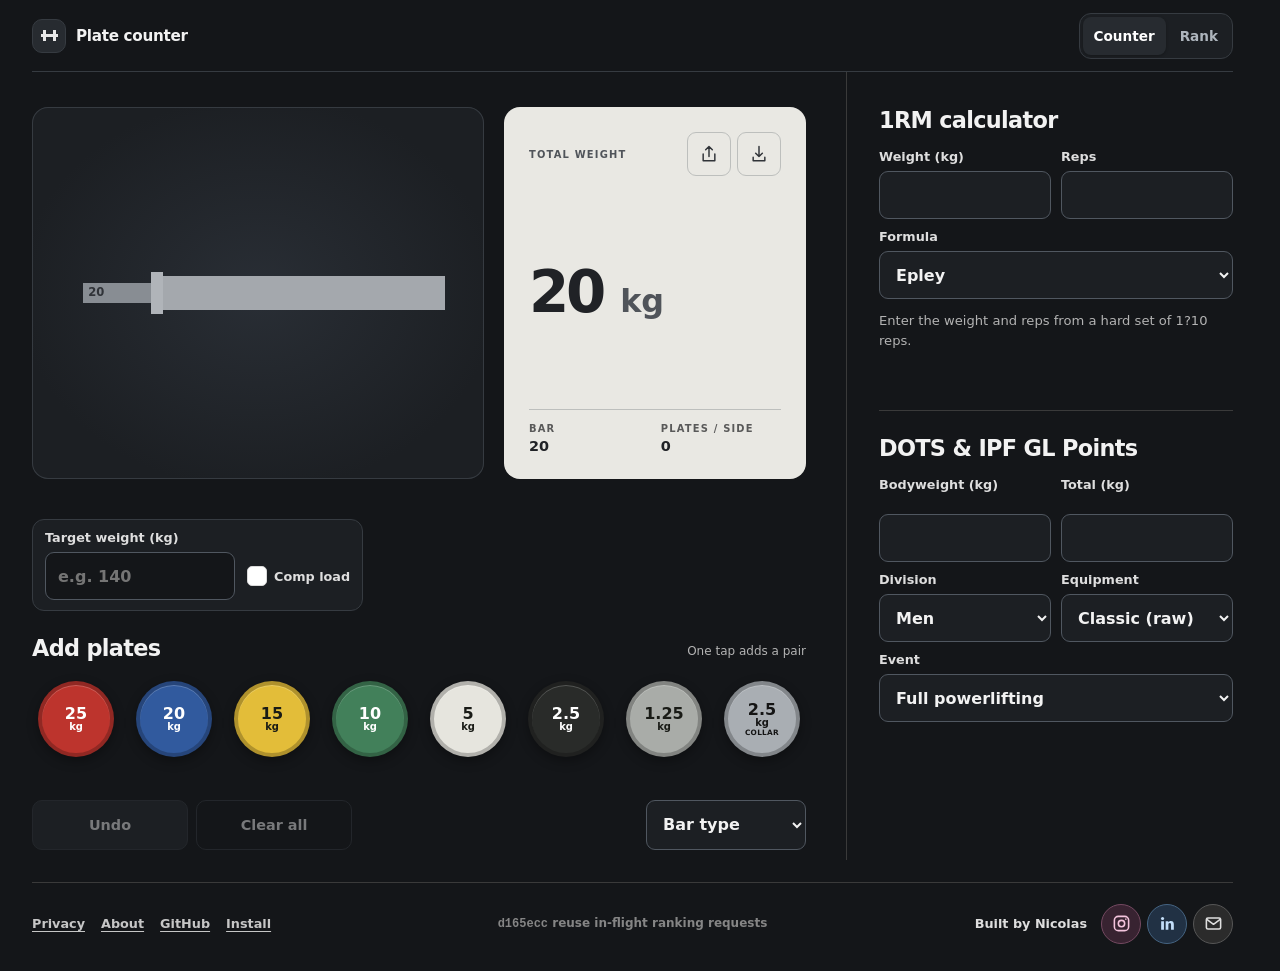
<file: index.html>
﻿<!doctype html>
<html lang="en">
<head>
  <meta charset="utf-8">
  <meta name="viewport" content="width=device-width, initial-scale=1">
  <meta name="theme-color" content="#171717">
  <title>Plate counter</title>
  <link rel="manifest" href="manifest.webmanifest">
  <link rel="stylesheet" href="styles/main.css">
</head>
<body>
  <main>
    <header class="header">
      <div class="brand"><span class="brand-mark" aria-hidden="true"><span></span></span><h1>Plate counter</h1></div>
      <nav class="site-tabs" aria-label="Pages"><a href="index.html" aria-current="page">Counter</a><a href="rank.html">Rank</a></nav>
    </header>
    <div class="app-layout">
    <div class="workspace">
      <section class="visual" aria-label="Barbell viewed from one side">
        <div class="barbell-view">
          <div class="barbell" aria-hidden="true">
            <div class="barbell-shaft"><span id="barbell-weight" class="barbell-weight"></span></div>
            <div class="barbell-shoulder"></div>
            <div class="barbell-sleeve"><div id="plate-stack"></div></div>
          </div>
        </div>
      </section>
      <section class="counter" aria-label="Barbell weight">
        <div class="counter-heading">
          <p>Total weight</p>
          <div class="barbell-actions">
            <button id="share-barbell" type="button" aria-label="Share barbell image by copying to clipboard" title="Copy barbell PNG to clipboard">
              <svg class="share-icon" viewBox="0 0 24 24" aria-hidden="true"><path d="M12 15V3m-4 4 4-4 4 4M5 12v8h14v-8"/></svg>
              <svg class="copied-icon" viewBox="0 0 24 24" aria-hidden="true"><path d="m5 12 4 4L19 6"/></svg>
              <svg class="copy-error-icon" viewBox="0 0 24 24" aria-hidden="true"><path d="m6 6 12 12M18 6 6 18"/></svg>
            </button>
            <button id="download-barbell" type="button" aria-label="Download barbell PNG" title="Download barbell PNG">
              <svg viewBox="0 0 24 24" aria-hidden="true"><path d="M12 3v12m-4-4 4 4 4-4M5 16v4h14v-4"/></svg>
            </button>
          </div>
        </div>
        <p id="share-status" class="sr-only" role="status"></p>
        <div class="total"><span id="total" aria-live="off">20</span> <span class="total-unit">kg</span></div>
        <p id="total-announcement" class="sr-only" aria-live="polite"></p>
        <div class="counter-details"><p><span>BAR</span><strong id="bar-weight">20</strong></p><p><span>PLATES / SIDE</span><strong id="per-side">0</strong></p></div>
      </section>
      <section class="controls" aria-labelledby="plates-title">
        <div class="target-load">
          <div class="target-fields">
            <label for="target-weight">Target weight (kg)<input id="target-weight" type="number" inputmode="decimal" step="any" placeholder="e.g. 140" aria-describedby="target-status"></label>
            <label class="comp-load"><input id="comp-load" type="checkbox"> Comp load</label>
          </div>
          <p id="target-status" role="status"></p>
        </div>
        <div class="controls-heading"><div><h2 id="plates-title">Add plates</h2></div><p>One tap adds a pair</p></div>
        <div id="plate-buttons" class="plate-buttons"></div>
        <div class="plate-actions">
          <div class="actions"><button id="undo" type="button" disabled>Undo</button><button id="clear" type="button" disabled>Clear all</button></div>
          <select id="bar-type" aria-label="Bar type">
            <option value="" selected disabled>Bar type</option>
          </select>
        </div>
      </section>
    </div>
    <aside class="calculators" aria-label="Lifting calculators">
      <section class="calculator" aria-labelledby="one-rm-title">
        <h2 id="one-rm-title">1RM calculator</h2>
        <form id="one-rm-form" class="calculator-inputs">
          <label>Weight (kg)<input name="weight" type="number" min="0" step="any" inputmode="decimal" required></label>
          <label>Reps<input name="reps" type="number" min="1" max="10" step="1" inputmode="numeric" required></label>
          <label class="calculator-wide">Formula
            <select name="formula">
              <option value="epley">Epley</option>
              <option value="brzycki">Brzycki</option>
            </select>
          </label>
        </form>
        <p class="calculator-note">Enter the weight and reps from a hard set of 1?10 reps.</p>
        <output id="one-rm-result" class="calculator-result" aria-live="polite"></output>
      </section>
      <section class="calculator" aria-labelledby="scores-title">
        <h2 id="scores-title">DOTS &amp; IPF GL Points</h2>
        <form id="score-form" class="calculator-inputs">
          <label>Bodyweight (kg)<input name="bodyweight" type="number" min="0" step="any" inputmode="decimal" required></label>
          <label><span id="lift-result-label">Total (kg)</span><input name="liftResult" type="number" min="0" step="any" inputmode="decimal" required></label>
          <label>Division
            <select name="division">
              <option value="men">Men</option>
              <option value="women">Women</option>
            </select>
          </label>
          <label>Equipment
            <select name="equipment">
              <option value="classic">Classic (raw)</option>
              <option value="equipped">Equipped</option>
            </select>
          </label>
          <label class="calculator-wide">Event
            <select name="eventType">
              <option value="full">Full powerlifting</option>
              <option value="bench">Bench press only</option>
            </select>
          </label>
        </form>
        <output id="score-result" class="calculator-result" aria-live="polite"></output>
      </section>
    </aside>
    </div>
    <footer>
      <nav class="footer-pages" aria-label="Site information">
        <a href="privacy.html">Privacy</a>
        <a href="about.html">About</a>
        <a href="https://github.com/kampans/plate-counter">GitHub</a>
        <button id="install-app" class="footer-install" type="button" hidden>Install</button>
      </nav>
      <a class="footer-commit" href="https://github.com/kampans/plate-counter/commit/d165eccd08eb56cf5f79ba65597ac024fa3d75d5"><code>d165ecc</code> reuse in-flight ranking requests</a>
      <div class="footer-credit">
        <span>Built by Nicolas</span>
        <nav class="contact-badges" aria-label="Contact Nicolas">
          <a class="contact-instagram" href="https://www.instagram.com/nicocampan" aria-label="Instagram" title="Instagram">
            <svg viewBox="0 0 24 24" aria-hidden="true" fill="none" stroke="currentColor" stroke-width="2" stroke-linecap="round" stroke-linejoin="round"><rect x="3" y="3" width="18" height="18" rx="5"/><circle cx="12" cy="12" r="4"/><circle cx="17.5" cy="6.5" r="1" fill="currentColor" stroke="none"/></svg>
          </a>
          <a class="contact-linkedin" href="https://www.linkedin.com/feed/" aria-label="LinkedIn" title="LinkedIn">
            <svg viewBox="0 0 24 24" aria-hidden="true" fill="none" stroke="currentColor" stroke-width="2" stroke-linecap="round" stroke-linejoin="round"><path fill="currentColor" stroke="none" d="M4 9h3.5v11H4zm5.7 0H13v1.5c.7-1.1 1.7-1.8 3.3-1.8 3 0 3.7 2 3.7 4.6V20h-3.5v-6c0-1.5-.3-2.5-1.6-2.5-1.4 0-1.8 1.1-1.8 2.5v6H9.7z"/><circle cx="5.75" cy="5.7" r="2" fill="currentColor" stroke="none"/></svg>
          </a>
          <a class="contact-email" href="mailto:nikolas.kampans@gmail.com" aria-label="Email" title="Email">
            <svg viewBox="0 0 24 24" aria-hidden="true" fill="none" stroke="currentColor" stroke-width="2" stroke-linecap="round" stroke-linejoin="round"><rect x="3" y="5" width="18" height="14" rx="2"/><path d="m4 7 8 6 8-6"/></svg>
          </a>
        </nav>
      </div>
    </footer>
    <dialog id="share-reminder" class="site-dialog" aria-labelledby="share-reminder-title" aria-describedby="share-reminder-message">
      <h2 id="share-reminder-title">Share Plate counter?</h2>
      <p id="share-reminder-message">Send the site to a friend who might find it useful.</p>
      <form method="dialog" class="share-reminder-actions">
        <button type="submit" autofocus>Maybe later</button>
        <button id="share-site" type="button">Share site</button>
      </form>
      <label id="share-site-link" hidden>Copy this link<input type="url" readonly></label>
      <p id="share-site-status" role="status"></p>
    </dialog>
    <dialog id="install-help" class="site-dialog" aria-labelledby="install-help-title">
      <h2 id="install-help-title">Install or create a shortcut</h2>
      <p>On desktop Chrome, open the three-dot menu, choose <strong>Cast, save, and share</strong>, then select <strong>Install page as app</strong> or <strong>Create shortcut</strong>.</p>
      <p>On Android, open the Chrome menu and choose <strong>Add to Home screen</strong>.</p>
      <form method="dialog"><button type="submit" autofocus>Done</button></form>
    </dialog>
  </main>
  <script src="src/install.js"></script>
  <script src="src/share-reminder.js"></script>
  <script src="config/plates.js"></script>
  <script src="src/barbell-export.js"></script>
  <script src="src/counter.js"></script>
  <script src="src/calculators/one-rm.js"></script>
  <script src="src/score-formulas.js"></script>
  <script src="src/calculators/scores.js"></script>
  <script src="src/footer-commit.js" defer></script>
</body>
</html>
</file>
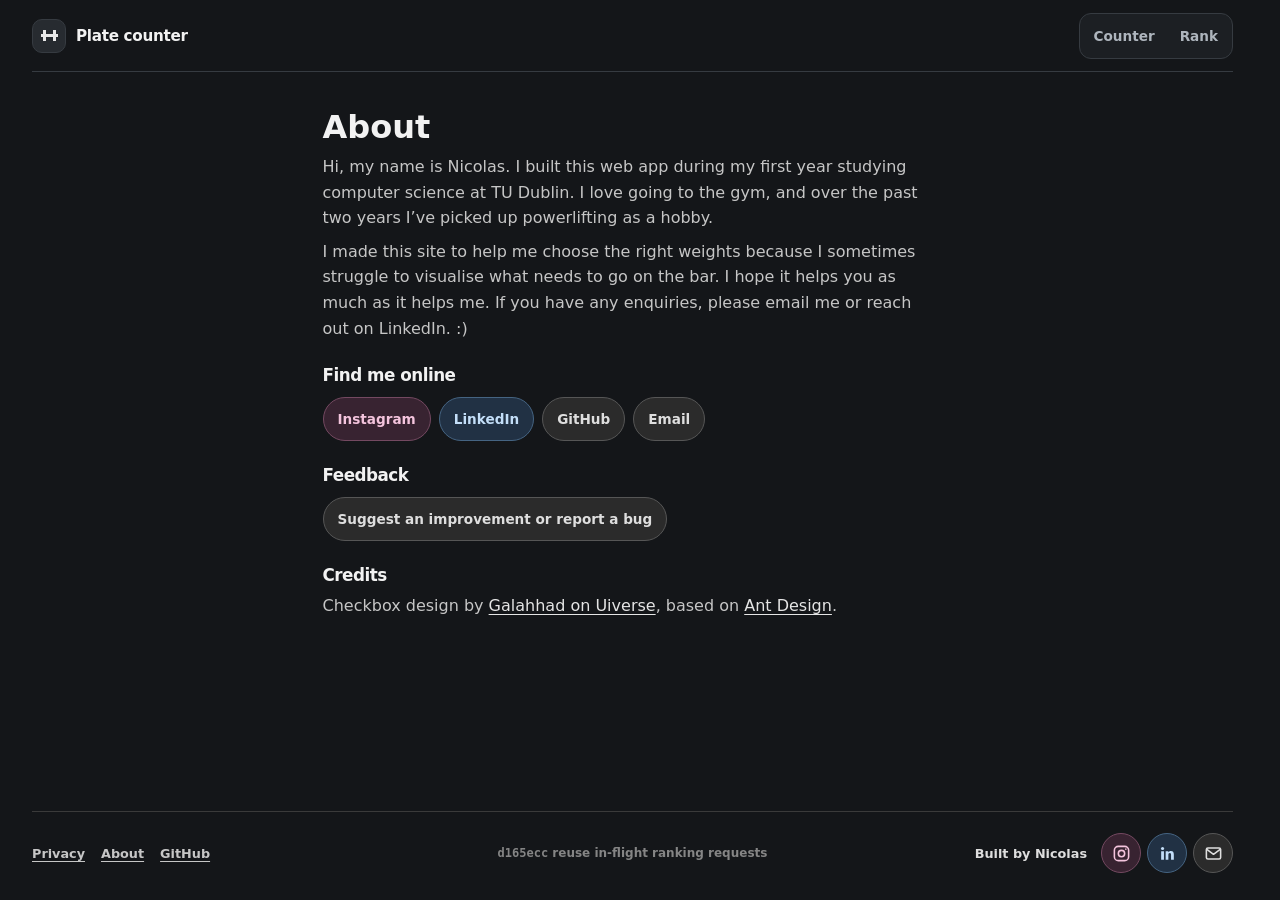
<file: about.html>
<!doctype html>
<html lang="en">
<head>
  <meta charset="utf-8">
  <meta name="viewport" content="width=device-width, initial-scale=1">
  <meta name="theme-color" content="#171717">
  <title>About | Plate counter</title>
  <link rel="manifest" href="manifest.webmanifest">
  <link rel="stylesheet" href="styles/main.css">
</head>
<body>
  <main>
    <header class="header">
      <div class="brand"><span class="brand-mark" aria-hidden="true"><span></span></span><span class="brand-title">Plate counter</span></div>
      <nav class="site-tabs" aria-label="Pages"><a href="index.html">Counter</a><a href="rank.html">Rank</a></nav>
    </header>
    <article class="about-page">
      <h1>About</h1>
      <p>Hi, my name is Nicolas. I built this web app during my first year studying computer science at TU Dublin. I love going to the gym, and over the past two years I’ve picked up powerlifting as a hobby. </p>
      <p>I made this site to help me choose the right weights because I sometimes struggle to visualise what needs to go on the bar. I hope it helps you as much as it helps me. If you have any enquiries, please email me or reach out on LinkedIn. :)</p>
      <h2 id="about-contact">Find me online</h2>
      <nav class="about-links" aria-labelledby="about-contact">
        <a class="contact-instagram" href="https://www.instagram.com/nicocampan">Instagram</a>
        <a class="contact-linkedin" href="https://www.linkedin.com/in/nicolascampan">LinkedIn</a>
        <a class="contact-email" href="https://github.com/kampans">GitHub</a>
        <a class="contact-email" href="mailto:nikolas.kampans@gmail.com">Email</a>
      </nav>
      <h2>Feedback</h2>
      <div class="about-links">
        <a class="contact-email" href="https://docs.google.com/forms/d/e/1FAIpQLSfRyyye_GICekKKleG2DC7T5u3QNKxMKjuFU6dAotPqNmPu5g/viewform?usp=dialog">Suggest an improvement or report a bug</a>
      </div>
      <h2>Credits</h2>
      <p>Checkbox design by <a href="https://uiverse.io/Galahhad/sweet-ape-100">Galahhad on Uiverse</a>, based on <a href="https://ant.design/components/checkbox">Ant Design</a>.</p>
    </article>
    <footer>
      <nav class="footer-pages" aria-label="Site information">
        <a href="privacy.html">Privacy</a>
        <a href="about.html" aria-current="page">About</a>
        <a href="https://github.com/kampans/plate-counter">GitHub</a>
      </nav>
      <a class="footer-commit" href="https://github.com/kampans/plate-counter/commit/d165eccd08eb56cf5f79ba65597ac024fa3d75d5"><code>d165ecc</code> reuse in-flight ranking requests</a>
      <div class="footer-credit">
        <span>Built by Nicolas</span>
        <nav class="contact-badges" aria-label="Contact Nicolas">
          <a class="contact-instagram" href="https://www.instagram.com/nicocampan" aria-label="Instagram" title="Instagram">
            <svg viewBox="0 0 24 24" aria-hidden="true" fill="none" stroke="currentColor" stroke-width="2" stroke-linecap="round" stroke-linejoin="round"><rect x="3" y="3" width="18" height="18" rx="5"/><circle cx="12" cy="12" r="4"/><circle cx="17.5" cy="6.5" r="1" fill="currentColor" stroke="none"/></svg>
          </a>
          <a class="contact-linkedin" href="https://www.linkedin.com/in/nicolascampan" aria-label="LinkedIn" title="LinkedIn">
            <svg viewBox="0 0 24 24" aria-hidden="true" fill="none" stroke="currentColor" stroke-width="2" stroke-linecap="round" stroke-linejoin="round"><path fill="currentColor" stroke="none" d="M4 9h3.5v11H4zm5.7 0H13v1.5c.7-1.1 1.7-1.8 3.3-1.8 3 0 3.7 2 3.7 4.6V20h-3.5v-6c0-1.5-.3-2.5-1.6-2.5-1.4 0-1.8 1.1-1.8 2.5v6H9.7z"/><circle cx="5.75" cy="5.7" r="2" fill="currentColor" stroke="none"/></svg>
          </a>
          <a class="contact-email" href="mailto:nikolas.kampans@gmail.com" aria-label="Email" title="Email">
            <svg viewBox="0 0 24 24" aria-hidden="true" fill="none" stroke="currentColor" stroke-width="2" stroke-linecap="round" stroke-linejoin="round"><rect x="3" y="5" width="18" height="14" rx="2"/><path d="m4 7 8 6 8-6"/></svg>
          </a>
        </nav>
      </div>
    </footer>
  </main>
  <script src="src/footer-commit.js" defer></script>
</body>
</html>
</file>
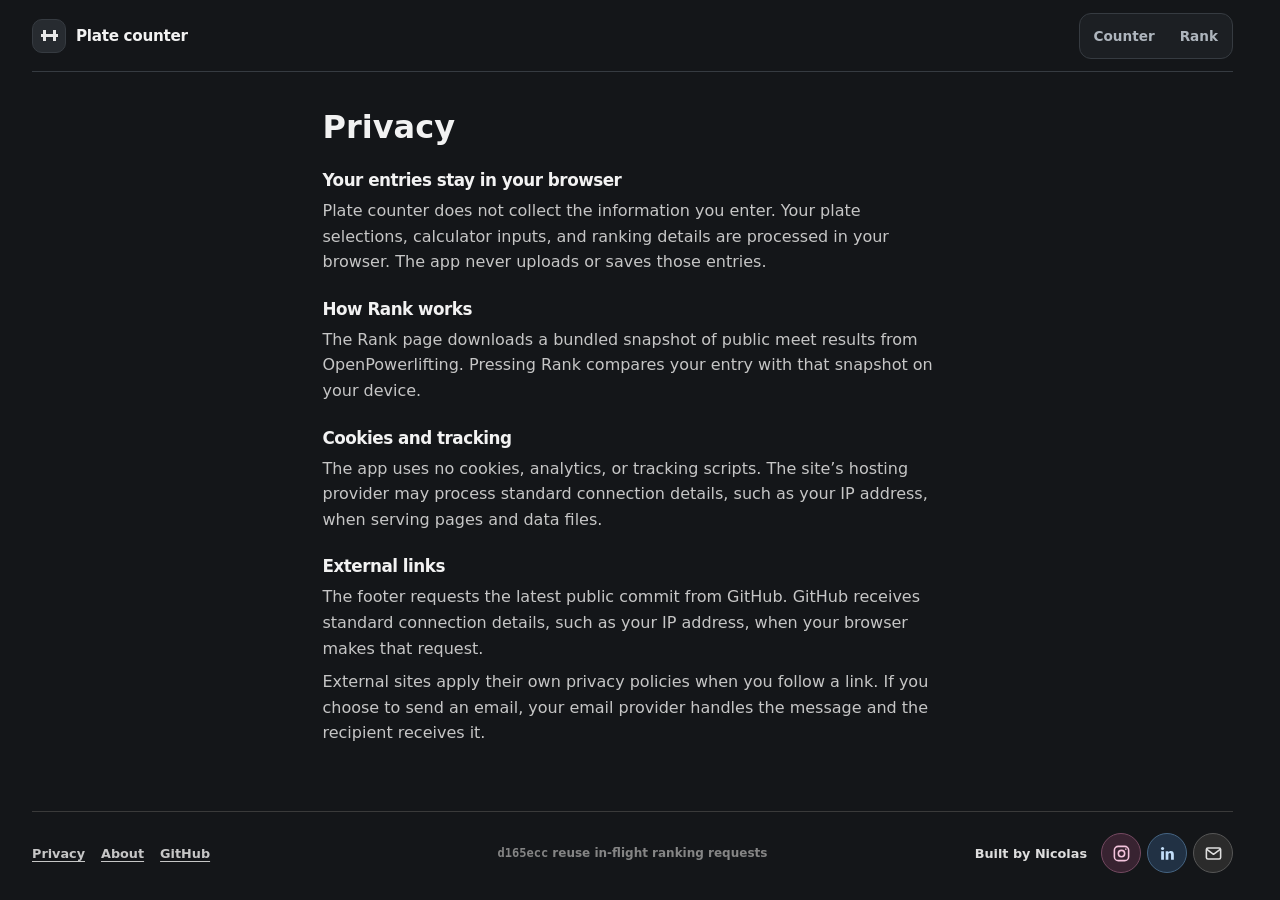
<file: privacy.html>
<!doctype html>
<html lang="en">
<head>
  <meta charset="utf-8">
  <meta name="viewport" content="width=device-width, initial-scale=1">
  <meta name="theme-color" content="#171717">
  <title>Privacy | Plate counter</title>
  <link rel="manifest" href="manifest.webmanifest">
  <link rel="stylesheet" href="styles/main.css">
</head>
<body>
  <main>
    <header class="header">
      <div class="brand"><span class="brand-mark" aria-hidden="true"><span></span></span><span class="brand-title">Plate counter</span></div>
      <nav class="site-tabs" aria-label="Pages"><a href="index.html">Counter</a><a href="rank.html">Rank</a></nav>
    </header>
    <article class="privacy-page">
      <h1>Privacy</h1>
      <h2>Your entries stay in your browser</h2>
      <p>Plate counter does not collect the information you enter. Your plate selections, calculator inputs, and ranking details are processed in your browser. The app never uploads or saves those entries.</p>
      <h2>How Rank works</h2>
      <p>The Rank page downloads a bundled snapshot of public meet results from OpenPowerlifting. Pressing Rank compares your entry with that snapshot on your device.</p>
      <h2>Cookies and tracking</h2>
      <p>The app uses no cookies, analytics, or tracking scripts. The site’s hosting provider may process standard connection details, such as your IP address, when serving pages and data files.</p>
      <h2>External links</h2>
      <p>The footer requests the latest public commit from GitHub. GitHub receives standard connection details, such as your IP address, when your browser makes that request.</p>
      <p>External sites apply their own privacy policies when you follow a link. If you choose to send an email, your email provider handles the message and the recipient receives it.</p>
    </article>
    <footer>
      <nav class="footer-pages" aria-label="Site information">
        <a href="privacy.html" aria-current="page">Privacy</a>
        <a href="about.html">About</a>
        <a href="https://github.com/kampans/plate-counter">GitHub</a>
      </nav>
      <a class="footer-commit" href="https://github.com/kampans/plate-counter/commit/d165eccd08eb56cf5f79ba65597ac024fa3d75d5"><code>d165ecc</code> reuse in-flight ranking requests</a>
      <div class="footer-credit">
        <span>Built by Nicolas</span>
        <nav class="contact-badges" aria-label="Contact Nicolas">
          <a class="contact-instagram" href="https://www.instagram.com/nicocampan" aria-label="Instagram" title="Instagram">
            <svg viewBox="0 0 24 24" aria-hidden="true" fill="none" stroke="currentColor" stroke-width="2" stroke-linecap="round" stroke-linejoin="round"><rect x="3" y="3" width="18" height="18" rx="5"/><circle cx="12" cy="12" r="4"/><circle cx="17.5" cy="6.5" r="1" fill="currentColor" stroke="none"/></svg>
          </a>
          <a class="contact-linkedin" href="https://www.linkedin.com/feed/" aria-label="LinkedIn" title="LinkedIn">
            <svg viewBox="0 0 24 24" aria-hidden="true" fill="none" stroke="currentColor" stroke-width="2" stroke-linecap="round" stroke-linejoin="round"><path fill="currentColor" stroke="none" d="M4 9h3.5v11H4zm5.7 0H13v1.5c.7-1.1 1.7-1.8 3.3-1.8 3 0 3.7 2 3.7 4.6V20h-3.5v-6c0-1.5-.3-2.5-1.6-2.5-1.4 0-1.8 1.1-1.8 2.5v6H9.7z"/><circle cx="5.75" cy="5.7" r="2" fill="currentColor" stroke="none"/></svg>
          </a>
          <a class="contact-email" href="mailto:nikolas.kampans@gmail.com" aria-label="Email" title="Email">
            <svg viewBox="0 0 24 24" aria-hidden="true" fill="none" stroke="currentColor" stroke-width="2" stroke-linecap="round" stroke-linejoin="round"><rect x="3" y="5" width="18" height="14" rx="2"/><path d="m4 7 8 6 8-6"/></svg>
          </a>
        </nav>
      </div>
    </footer>
  </main>
  <script src="src/footer-commit.js" defer></script>
</body>
</html>
</file>
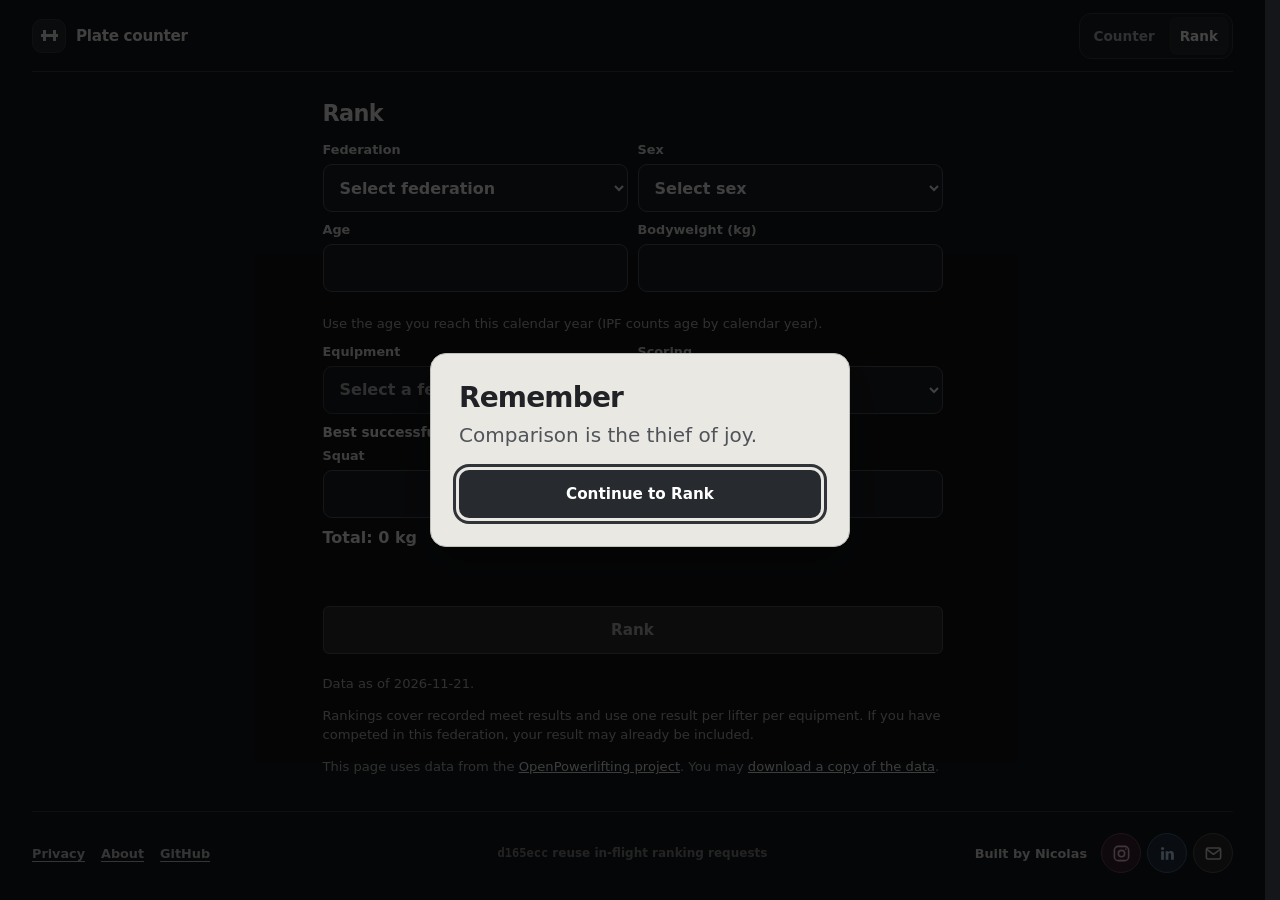
<file: rank.html>
﻿<!doctype html>
<html lang="en">
<head>
  <meta charset="utf-8">
  <meta name="viewport" content="width=device-width, initial-scale=1">
  <meta name="theme-color" content="#171717">
  <title>Rank | Plate counter</title>
  <link rel="manifest" href="manifest.webmanifest">
  <link rel="stylesheet" href="styles/main.css">
</head>
<body>
  <main>
    <header class="header">
      <div class="brand"><span class="brand-mark" aria-hidden="true"><span></span></span><h1>Plate counter</h1></div>
      <nav class="site-tabs" aria-label="Pages"><a href="index.html">Counter</a><a href="rank.html" aria-current="page">Rank</a></nav>
    </header>
    <dialog id="rank-reminder" class="site-dialog" aria-labelledby="rank-reminder-title" aria-describedby="rank-reminder-message">
      <h2 id="rank-reminder-title">Remember</h2>
      <p id="rank-reminder-message">Comparison is the thief of joy.</p>
      <form method="dialog">
        <button type="submit" autofocus>Continue to Rank</button>
      </form>
    </dialog>
    <section class="ranking-page" aria-labelledby="rank-title">
      <h2 id="rank-title">Rank</h2>
      <form id="rank-form" class="calculator-inputs" novalidate>
        <label>Federation<select name="federation" required disabled><option value="">Loading federations…</option></select></label>
        <label>Sex<select name="sex" required><option value="">Select sex</option><option value="M">Men</option><option value="F">Women</option></select></label>
        <label>Age<input name="age" type="number" inputmode="numeric" min="14" max="99" step="1" required aria-describedby="rank-age-help"></label>
        <label>Bodyweight (kg)<input name="bodyweight" type="number" inputmode="decimal" min="35" max="250" step="any" required></label>
        <p id="rank-age-help" class="calculator-note calculator-wide">Use the age you reach this calendar year (IPF counts age by calendar year).</p>
        <label>Equipment<select name="equipment" required disabled><option value="">Select a federation</option></select></label>
        <label>Scoring
          <select name="scoring">
            <option value="dots">DOTS</option>
            <option value="gl" disabled>IPF GL Points</option>
          </select>
        </label>
        <div id="rank-age-options" class="rank-age-options calculator-wide" hidden>
          <label>Age category<select name="category"><option value="">Use entered age</option></select></label>
          <label class="comp-load"><input name="allAges" type="checkbox"> Compare to all ages</label>
        </div>
        <p id="rank-age-coverage" class="calculator-note calculator-wide" hidden>This federation has limited age data. Ranking compares all ages.</p>
        <fieldset class="rank-lifts calculator-wide">
          <legend>Best successful lifts (kg)</legend>
          <label>Squat<input name="squat" type="number" inputmode="decimal" min="0.5" max="600" step="0.5" required></label>
          <label>Bench press<input name="bench" type="number" inputmode="decimal" min="0.5" max="450" step="0.5" required></label>
          <label>Deadlift<input name="deadlift" type="number" inputmode="decimal" min="0.5" max="500" step="0.5" required></label>
        </fieldset>
        <output id="rank-total" class="rank-live-total calculator-wide">Total: 0 kg</output>
        <p id="rank-status" class="rank-status calculator-note calculator-wide" role="status"></p>
        <button id="rank-submit" class="rank-submit calculator-wide" type="submit" disabled>Rank</button>
      </form>
      <div id="rank-results" class="rank-results" aria-live="polite"></div>
      <p id="rank-data-date" class="calculator-note"></p>
      <p class="calculator-note">Rankings cover recorded meet results and use one result per lifter per equipment. If you have competed in this federation, your result may already be included.</p>
      <p class="calculator-note rank-attribution">This page uses data from the <a href="https://www.openpowerlifting.org">OpenPowerlifting project</a>. You may <a href="https://gitlab.com/openpowerlifting/opl-data">download a copy of the data</a>.</p>
    </section>
    <footer>
      <nav class="footer-pages" aria-label="Site information">
        <a href="privacy.html">Privacy</a>
        <a href="about.html">About</a>
        <a href="https://github.com/kampans/plate-counter">GitHub</a>
      </nav>
      <a class="footer-commit" href="https://github.com/kampans/plate-counter/commit/d165eccd08eb56cf5f79ba65597ac024fa3d75d5"><code>d165ecc</code> reuse in-flight ranking requests</a>
      <div class="footer-credit">
        <span>Built by Nicolas</span>
        <nav class="contact-badges" aria-label="Contact Nicolas">
          <a class="contact-instagram" href="https://www.instagram.com/nicocampan" aria-label="Instagram" title="Instagram">
            <svg viewBox="0 0 24 24" aria-hidden="true" fill="none" stroke="currentColor" stroke-width="2" stroke-linecap="round" stroke-linejoin="round"><rect x="3" y="3" width="18" height="18" rx="5"/><circle cx="12" cy="12" r="4"/><circle cx="17.5" cy="6.5" r="1" fill="currentColor" stroke="none"/></svg>
          </a>
          <a class="contact-linkedin" href="https://www.linkedin.com/feed/" aria-label="LinkedIn" title="LinkedIn">
            <svg viewBox="0 0 24 24" aria-hidden="true" fill="none" stroke="currentColor" stroke-width="2" stroke-linecap="round" stroke-linejoin="round"><path fill="currentColor" stroke="none" d="M4 9h3.5v11H4zm5.7 0H13v1.5c.7-1.1 1.7-1.8 3.3-1.8 3 0 3.7 2 3.7 4.6V20h-3.5v-6c0-1.5-.3-2.5-1.6-2.5-1.4 0-1.8 1.1-1.8 2.5v6H9.7z"/><circle cx="5.75" cy="5.7" r="2" fill="currentColor" stroke="none"/></svg>
          </a>
          <a class="contact-email" href="mailto:nikolas.kampans@gmail.com" aria-label="Email" title="Email">
            <svg viewBox="0 0 24 24" aria-hidden="true" fill="none" stroke="currentColor" stroke-width="2" stroke-linecap="round" stroke-linejoin="round"><rect x="3" y="5" width="18" height="14" rx="2"/><path d="m4 7 8 6 8-6"/></svg>
          </a>
        </nav>
      </div>
    </footer>
  </main>
  <script src="config/plates.js"></script>
  <script src="src/score-formulas.js"></script>
  <script src="src/ranking/core.js"></script>
  <script src="src/ranking/ui.js"></script>
  <script src="src/footer-commit.js" defer></script>
</body>
</html>
</file>
<file: styles/main.css>
﻿/* Plate counter: mobile-first, with a quiet monochrome interface. */
*, *::before, *::after { box-sizing: border-box; }
:root {
  --page: #141619;
  --surface: #1c1f23;
  --surface-raised: #272b30;
  --line: #363b41;
  --muted: #aeb5bd;
  --panel-radius: 16px;
  font-family: system-ui, -apple-system, BlinkMacSystemFont, "Segoe UI", sans-serif;
  color: #f2f2f2;
  background: var(--page);
}
html { scrollbar-gutter: stable; }
body { margin: 0; min-height: 100dvh; -webkit-tap-highlight-color: transparent; }
main { display: flex; flex-direction: column; width: min(100% - 32px, 1000px); min-height: 100dvh; margin: 0 auto; }
.header { min-height: 72px; display: flex; justify-content: space-between; align-items: center; border-bottom: 1px solid var(--line); }
.site-tabs { display: flex; gap: 3px; padding: 3px; border: 1px solid var(--line); border-radius: 12px; background: var(--surface); }
.site-tabs a { display: flex; align-items: center; min-height: 38px; padding: 0 11px; border-radius: 8px; color: var(--muted); font-size: .85rem; font-weight: 700; text-decoration: none; }
.site-tabs a:hover { color: #fff; }
.site-tabs a[aria-current="page"] { color: #fff; background: var(--surface-raised); box-shadow: 0 1px 3px #0004; }
.site-tabs a:focus-visible { outline: 3px solid #f2f2f2; outline-offset: 2px; }
.brand { display: flex; align-items: center; gap: 10px; }
.brand-mark { width: 34px; height: 34px; display: grid; place-items: center; border: 1px solid var(--line); border-radius: 10px; background: var(--surface-raised); }
.brand-mark span { width: 13px; height: 11px; border-left: 3px solid #e8e8e8; border-right: 3px solid #e8e8e8; position: relative; }
.brand-mark span::after { content: ""; position: absolute; top: 4px; left: -5px; width: 17px; height: 3px; background: #e8e8e8; }
.brand :is(h1, .brand-title) { margin: 0; font-size: .95rem; font-weight: 750; letter-spacing: -.02em; }
.header-note, .visual-heading, .eyebrow, .counter-heading, .counter-details span, footer { font-size: .62rem; letter-spacing: .12em; font-weight: 700; }
.header-note { color: #999999; }
.workspace { padding-top: 23px; }
.visual { min-width: 0; }
.barbell-actions {
  display: flex;
  gap: 6px;
}
.barbell-actions button {
  display: grid;
  place-items: center;
  width: 44px;
  height: 44px;
  padding: 0;
  border: 1px solid #bdbfbd;
  border-radius: 9px;
  background: transparent;
  color: #303338;
  cursor: pointer;
}
.barbell-actions button:hover { background: #dbdcd6; }
.barbell-actions button:focus-visible { outline-color: #303338; }
.barbell-actions button:disabled { opacity: .65; cursor: wait; }
.barbell-actions svg { width: 20px; height: 20px; fill: none; stroke: currentColor; stroke-width: 1.75; stroke-linecap: round; stroke-linejoin: round; }
#share-barbell .copied-icon, #share-barbell .copy-error-icon,
#share-barbell[data-feedback] .share-icon { display: none; }
#share-barbell[data-feedback="copied"] .copied-icon,
#share-barbell[data-feedback="error"] .copy-error-icon { display: block; }
.visual-heading { display: flex; justify-content: space-between; color: #b0b0b0; }
.visual-heading span:last-child { color: #7a7a7a; }
.barbell-view {
  --barbell-height: clamp(314px, 68vw + 64px, 404px);
  --max-plate-scale: .56px;
  container-type: inline-size;
  height: var(--barbell-height);
  overflow: auto hidden;
  border-radius: var(--panel-radius);
  background: radial-gradient(ellipse at center, #292e35, var(--surface) 75%);
  box-shadow: inset 0 0 0 1px var(--line);
}
.barbell {
  --shaft-width: clamp(36px, 15cqw, 105px);
  --shoulder-width: 12px;
  --plate-scale: clamp(.42px, calc((100cqw - var(--shaft-width) - var(--shoulder-width)) / 415), var(--max-plate-scale));
  --sleeve-length: calc(415 * var(--plate-scale));
  display: flex;
  align-items: center;
  width: max-content;
  margin-inline: auto;
  height: var(--barbell-height);
}
.barbell-shaft { display: flex; align-items: center; flex: 0 0 auto; width: var(--shaft-width); height: calc(29 * var(--plate-scale)); padding-inline-start: 5px; background: #888d93; }
.barbell-weight { color: #303338; font-size: .725rem; font-weight: 700; line-height: 1; font-variant-numeric: tabular-nums; }
.barbell-shoulder { flex: 0 0 var(--shoulder-width); height: calc(62 * var(--plate-scale)); background: #b0b4b9; }
.barbell-sleeve { position: relative; flex: 0 0 auto; width: var(--sleeve-length); }
.barbell-sleeve::before {
  content: "";
  position: absolute;
  top: 50%;
  left: 0;
  width: var(--sleeve-length);
  height: calc(50 * var(--plate-scale));
  transform: translateY(-50%);
  background: #a4a8ad;
}
#plate-stack { position: relative; display: flex; align-items: center; }
.plate-profile {
  flex: none;
  width: calc(var(--thickness) * var(--plate-scale));
  height: calc(var(--diameter) * var(--plate-scale));
  border-radius: 2px;
  background: var(--plate-color);
}
.plate-profile:not(.collar-profile) {
  position: relative;
  display: grid;
  place-items: center;
  width: calc(var(--thickness) * var(--plate-scale) * 1.16);
  min-width: max-content;
  height: calc(var(--diameter) * var(--plate-scale) * 1.16);
  border: 1px solid #000;
}
.plate-weight {
  padding-inline: .5px;
  font: 700 15px/1 system-ui, sans-serif;
  white-space: nowrap;
  opacity: .8;
}
.plate-weight-stacked { writing-mode: vertical-rl; text-orientation: upright; }
.plate-number {
  position: absolute;
  bottom: 2px;
  left: 50%;
  transform: translateX(-50%);
  writing-mode: vertical-rl;
  text-orientation: upright;
  font: 700 8px/1 system-ui, sans-serif;
}
.collar-profile {
  position: relative;
  border-radius: 1px;
  background: #93999f;
  box-shadow: inset -3px 0 #747b82;
}
.collar-profile::before {
  content: "";
  position: absolute;
  bottom: 100%;
  left: 25%;
  width: 50%;
  height: calc(17 * var(--plate-scale));
  border-radius: 1px 1px 0 0;
  background: #747b82;
}
.counter { container-type: inline-size; margin-block-start: 24px; background: #e9e8e3; color: #202226; border-radius: var(--panel-radius); padding: 20px; }
.counter-heading { display: flex; align-items: center; justify-content: space-between; gap: 8px; color: #50545a; text-transform: uppercase; }
.counter-heading p { margin: 0; }
.total { margin: 4px 0 15px; min-block-size: 1lh; font-size: min(19cqi, 5rem); font-weight: 750; line-height: 1; letter-spacing: -.055em; font-variant-numeric: tabular-nums; white-space: nowrap; }
.total-unit { color: #50545a; font-size: .55em; font-weight: 650; letter-spacing: 0; }
.counter-details { display: grid; grid-template-columns: 1fr 1fr; gap: 12px; border-top: 1px solid #bdbfbd; padding-top: 13px; }
.counter-details p { margin: 0; display: flex; flex-direction: column; gap: 4px; }
.counter-details span { color: #595959; }
.counter-details strong { font-size: .9rem; }
.controls { padding: 30px 0 28px; }
.target-load { margin-bottom: 24px; padding: 10px 12px; border: 1px solid var(--line); border-radius: 12px; background: var(--surface); }
.target-fields { display: flex; flex-wrap: wrap; align-items: end; gap: 12px; }
.target-fields > label:first-child { display: grid; flex: 1 1 120px; max-width: 190px; min-width: 0; gap: 7px; color: #dedede; font-size: .8rem; font-weight: 650; }
.comp-load { display: flex; align-items: center; gap: 7px; min-height: 48px; color: #dedede; font-size: .8rem; font-weight: 650; cursor: pointer; }
/* Adapted from Galahhad on Uiverse, based on Ant Design. See LICENSE.
   https://uiverse.io/Galahhad/sweet-ape-100 */
input[type="checkbox"] {
  --checkbox-blue: #1677ff;
  appearance: none;
  position: relative;
  flex: none;
  width: 20px;
  height: 20px;
  margin: 0;
  border: 1px solid #d9d9d9;
  border-radius: 5px;
  background: #fff;
  cursor: pointer;
  transition: background-color .3s, border-color .3s;
}
input[type="checkbox"]::before {
  content: "";
  position: absolute;
  top: 40%;
  left: 50%;
  width: 4px;
  height: 7px;
  border-right: 2px solid #fff;
  border-bottom: 2px solid #fff;
  transform: translate(-50%, -50%) rotate(45deg) scale(0);
  opacity: 0;
  transition: transform .1s cubic-bezier(.71, -.46, .88, .6), opacity .1s;
}
input[type="checkbox"]::after {
  content: "";
  position: absolute;
  inset: 0;
  border-radius: inherit;
  box-shadow: 0 0 0 8px var(--checkbox-blue);
  opacity: 0;
  transition: box-shadow .5s cubic-bezier(.12, .4, .29, 1.46), opacity .5s;
}
input[type="checkbox"]:hover { border-color: var(--checkbox-blue); }
input[type="checkbox"]:checked { background: var(--checkbox-blue); border-color: transparent; }
input[type="checkbox"]:checked::before {
  transform: translate(-50%, -50%) rotate(45deg) scale(1.2);
  opacity: 1;
  transition: transform .2s cubic-bezier(.12, .4, .29, 1.46) .1s, opacity .2s .1s;
}
input[type="checkbox"]:active:not(:checked)::after { box-shadow: none; opacity: 1; transition: none; }
input[type="checkbox"]:focus-visible { outline: 2px solid #fff; outline-offset: 3px; }
@media (prefers-reduced-motion: reduce) {
  input[type="checkbox"], input[type="checkbox"]::before, input[type="checkbox"]::after,
  input[type="checkbox"]:checked::before { transition: none; }
}
@media (forced-colors: active) {
  input[type="checkbox"] { appearance: auto; }
  input[type="checkbox"]::before, input[type="checkbox"]::after { content: none; }
}
#target-status { margin: 6px 0 0; color: var(--muted); font-size: .8rem; line-height: 1.4; }
#target-status:empty { margin: 0; }
.controls-heading { display: flex; align-items: end; justify-content: space-between; gap: 8px; margin-bottom: 20px; }
.eyebrow { margin: 0 0 5px; color: #a7a7a7; }
h2 { margin: 0; font-size: 1.4rem; letter-spacing: -.03em; }
.controls-heading > p { margin: 0 0 3px; font-size: .75rem; color: #b3b3b3; text-align: right; }
.plate-buttons { display: grid; grid-template-columns: repeat(4, minmax(0, 1fr)); gap: 16px 7px; }
.plate-choice { display: flex; flex-direction: column; align-items: center; gap: 7px; min-width: 0; }
.plate-button { width: min(100%, 72px); min-width: 48px; min-height: 48px; aspect-ratio: 1; border-radius: 50%; border: 4px solid rgba(0,0,0,.23); box-shadow: inset 0 1px 0 rgba(255,255,255,.2), 0 4px 12px #0005; background: var(--plate-color); color: var(--plate-text); font: 750 1rem/1.1 system-ui, sans-serif; cursor: pointer; display: flex; flex-direction: column; align-items: center; justify-content: center; transition: transform .12s; }
.plate-button small { font-size: .62rem; font-weight: 650; }
.collar-button {
  color: #141414;
  background: #a9aeb3;
}
.collar-tag { font-size: .46rem; font-weight: 800; letter-spacing: .04em; text-transform: uppercase; }
.plate-button:active { transform: scale(.94); }
@media (hover: hover) { .plate-button:hover { filter: brightness(1.12); } }
.plate-count { width: 100%; height: 1lh; color: #b5b5b5; text-align: center; font-size: .7rem; line-height: 1.4; white-space: nowrap; font-variant-numeric: tabular-nums; }
.plate-actions { display: grid; gap: 8px; margin-top: 20px; }
.actions { display: flex; gap: 8px; }
.actions button { flex: 1; min-height: 50px; border: 1px solid var(--line); border-radius: 10px; background: var(--surface-raised); color: #f2f2f2; font: 650 .9rem system-ui, sans-serif; cursor: pointer; }
#clear { background: transparent; }
.actions button:not(:disabled):hover, #clear:not(:disabled):hover { background: #353b42; }
.actions button:disabled { opacity: .45; cursor: not-allowed; }
button:focus-visible { outline: 3px solid #f2f2f2; outline-offset: 3px; }
.sr-only { position: absolute; width: 1px; height: 1px; padding: 0; margin: -1px; overflow: hidden; clip: rect(0,0,0,0); white-space: nowrap; border: 0; }
footer { display: grid; align-items: center; justify-items: center; gap: 12px; margin-top: auto; border-top: 1px solid #3a3a3a; padding: 19px 0 25px; color: #9c9c9c; font-size: .58rem; }
.footer-pages { display: flex; gap: 16px; }
.footer-pages :is(a, button) { display: inline-flex; align-items: center; min-height: 44px; color: #c6c6c6; font-size: .8rem; letter-spacing: 0; text-underline-offset: .2em; }
.footer-pages :is(a, button):hover { color: #fff; }
.footer-pages :is(a, button):focus-visible { outline: 2px solid #fff; outline-offset: 2px; }
.footer-install { padding: 0; border: 0; background: transparent; font-family: inherit; font-weight: inherit; text-decoration: underline; cursor: pointer; }
.footer-install[hidden] { display: none; }
.footer-commit { color: #858585; font-size: .75rem; letter-spacing: 0; text-align: center; text-decoration: none; overflow-wrap: anywhere; }
.footer-commit:hover, .footer-commit:focus-visible { text-decoration: underline; text-underline-offset: .2em; }
@media (min-width: 760px) {
  footer { grid-template-columns: minmax(0, 1fr) minmax(0, 1.2fr) minmax(0, 1fr); }
  .footer-pages { justify-self: start; }
  .footer-credit { justify-self: end; }
}
.footer-credit { display: flex; flex-wrap: wrap; align-items: center; gap: 8px 14px; color: #dedede; font-size: .8rem; letter-spacing: 0; }
.contact-badges { display: flex; flex-wrap: wrap; gap: 6px; }
.contact-badges a { display: grid; place-items: center; width: 40px; height: 40px; border: 1px solid var(--badge-border); border-radius: 50%; color: var(--badge-text); background: var(--badge-bg); }
.contact-badges svg { width: 19px; height: 19px; }
.contact-badges a:hover { border-color: currentColor; }
.contact-badges a:focus-visible { outline: 2px solid #fff; outline-offset: 2px; }
.contact-instagram { --badge-text: #f4c4dd; --badge-bg: #382331; --badge-border: #744961; }
.contact-linkedin { --badge-text: #c3def8; --badge-bg: #213144; --badge-border: #456482; }
.contact-email { --badge-text: #dedede; --badge-bg: #2b2b2b; --badge-border: #565656; }
@media (min-width: 700px) {
  main { width: min(100% - 64px, 1000px); }
  .workspace { display: grid; grid-template-columns: minmax(0, 1.5fr) minmax(270px, 1fr); gap: 20px; align-items: stretch; padding-top: 35px; }
  .barbell-view { --barbell-height: 372px; --max-plate-scale: .68px; }
  .counter { display: flex; flex-direction: column; justify-content: space-between; margin-block-start: 0; padding: 25px; }
  .total { margin: 20px 0; font-size: min(23cqi, 7rem); }
  .controls { grid-column: 1 / -1; padding: 20px 0 32px; }
  .target-load { width: fit-content; max-width: 100%; }
  .plate-buttons { grid-template-columns: repeat(8, minmax(0, 1fr)); gap: 10px; }
  .plate-button { width: 76px; max-width: 100%; }
  .plate-actions { grid-template-columns: minmax(0, 320px) minmax(0, 160px); justify-content: space-between; }
}
@media (prefers-reduced-motion: reduce) { .plate-button { transition: none; } }


.calculators { border-top: 1px solid #3a3a3a; padding: 28px 0 32px; }
.calculator + .calculator { border-top: 1px solid #3a3a3a; margin-top: 24px; padding-top: 24px; }
.calculator-inputs { display: grid; grid-template-columns: repeat(2, minmax(0, 1fr)); gap: 10px; margin-top: 16px; }
.calculator-inputs label { display: grid; gap: 7px; color: #dedede; font-size: .8rem; font-weight: 650; }
#score-form label:nth-child(-n+2) { grid-template-rows: 2lh auto; }
.calculator-wide { grid-column: 1 / -1; }
.calculator-inputs :is(input[type="number"], select), #target-weight, #bar-type { width: 100%; min-width: 0; min-height: 48px; border: 1px solid #505760; border-radius: 9px; padding: 10px 12px; color: #f2f2f2; background: var(--surface); color-scheme: dark; font: 600 1rem system-ui, sans-serif; }
#target-weight { background: var(--page); }
#bar-type { min-height: 50px; }
.calculator-inputs :is(input, select):focus-visible, #target-weight:focus-visible, #bar-type:focus-visible { outline: 3px solid #f2f2f2; outline-offset: 2px; }
.calculator-note { margin: 12px 0 0; color: #b3b3b3; font-size: .82rem; line-height: 1.5; }
.calculator-result { display: block; margin-top: 12px; min-height: 1lh; line-height: 1.5; font-weight: 700; font-variant-numeric: tabular-nums; }
#score-result { min-height: 4lh; }

.ranking-page { width: min(100%, 620px); margin-inline: auto; padding: 28px 0 32px; }
:is(.privacy-page, .about-page) { width: min(100%, 620px); margin-inline: auto; padding: 36px 0; }
:is(.privacy-page, .about-page) h1 { margin: 0; font-size: 2rem; }
:is(.privacy-page, .about-page) h2 { margin-top: 24px; font-size: 1.05rem; }
:is(.privacy-page, .about-page) p { margin: 8px 0 0; color: #c6c6c6; line-height: 1.6; }
.about-page p a { color: #e5e5e5; text-underline-offset: .2em; }
.about-links { display: flex; flex-wrap: wrap; gap: 8px; margin-top: 12px; }
.about-links a { display: inline-flex; align-items: center; min-height: 44px; padding: 0 14px; border: 1px solid var(--badge-border); border-radius: 999px; color: var(--badge-text); background: var(--badge-bg); font-size: .85rem; font-weight: 700; text-decoration: none; }
.about-links a:hover { border-color: currentColor; }
.about-links a:focus-visible { outline: 2px solid #fff; outline-offset: 2px; }
.site-dialog { width: min(calc(100% - 32px), 420px); padding: 24px; border: 1px solid #555; border-radius: 12px; background: #242424; color: #f2f2f2; }
.site-dialog::backdrop { background: #000b; }
:is(#rank-reminder, #share-reminder) {
  padding: clamp(20px, 5vw, 28px);
  border-color: #bdbfbd;
  border-radius: var(--panel-radius);
  background: #e9e8e3;
  color: #202226;
  box-shadow: 0 16px 48px #0005;
}
:is(#rank-reminder, #share-reminder) h2 { margin-bottom: 6px; font-size: clamp(1.35rem, 5vw, 1.75rem); line-height: 1.15; }
#rank-reminder p { margin: 0 0 20px; font-size: 20px; color: #50545a; }
:is(#rank-reminder, #share-reminder) button { border-radius: 10px; background: var(--surface-raised); }
:is(#rank-reminder, #share-reminder) button:hover { background: #353b42; }
:is(#rank-reminder, #share-reminder) button:focus-visible { outline-color: #303338; }
#share-reminder-message { margin: 0 0 20px; color: #50545a; }
.share-reminder-actions { display: grid; grid-template-columns: repeat(2, minmax(0, 1fr)); gap: 8px; }
#share-reminder button[type="submit"] { border: 1px solid #bdbfbd; background: transparent; color: #303338; }
#share-reminder button[type="submit"]:hover { background: #dbdcd6; }
#share-site-link:not([hidden]) { display: grid; gap: 6px; margin-top: 12px; font-size: .85rem; }
#share-site-link input { width: 100%; padding: 8px; border: 1px solid #bdbfbd; border-radius: 6px; }
#share-site-status { margin: 10px 0 0; color: #50545a; }
#share-site-status:empty { margin: 0; }
@media (prefers-reduced-motion: no-preference) {
  #rank-reminder[open], #rank-reminder[open]::backdrop { animation: rank-reminder-fade-in 240ms ease-out; }
  @keyframes rank-reminder-fade-in { from { opacity: 0; } to { opacity: 1; } }
}
.site-dialog h2 { margin-bottom: 20px; }
.site-dialog p { color: #d8d8d8; font-size: .9rem; line-height: 1.5; }
.site-dialog button { width: 100%; min-height: 48px; padding: 8px 16px; border: 0; border-radius: 6px; background: #bd342d; color: #fff; font: 700 .95rem system-ui, sans-serif; cursor: pointer; }
.rank-age-options { display: grid; grid-template-columns: minmax(0, 1fr) minmax(0, 135px); align-items: end; gap: 10px; }
.rank-age-options[hidden] { display: none; }
.rank-age-options .comp-load { display: flex; }
.rank-lifts { display: grid; grid-template-columns: repeat(auto-fit, minmax(min(100%, 135px), 1fr)); gap: 10px; margin: 0; padding: 0; border: 0; min-width: 0; }
.rank-lifts legend { padding: 0; margin: 6px 0 8px; font-size: .85rem; font-weight: 700; }
.rank-live-total { font-weight: 700; font-variant-numeric: tabular-nums; }
.rank-status { min-height: 2lh; margin: 0; }
.rank-submit { min-height: 48px; border: 1px solid transparent; border-radius: 6px; color: #fff; background: var(--rank-red, #bd342d); font: 700 .95rem system-ui, sans-serif; cursor: pointer; }
.rank-submit:disabled { background: #303030; border-color: #555; color: #b3b3b3; cursor: not-allowed; }
.rank-results { margin-top: 20px; }
.rank-results h3 { margin: 0 0 8px; }
.rank-results p { margin: 8px 0; }
.rank-table-scroll { overflow-x: auto; }
.rank-table-scroll:focus-visible { outline: 2px solid #f2f2f2; outline-offset: 2px; }
.rank-neighbors { width: 100%; border-collapse: collapse; font-size: .85rem; font-variant-numeric: tabular-nums; }
.rank-neighbors caption { margin: 8px 0; text-align: left; font-weight: 700; }
.rank-neighbors :is(th, td) { padding: 8px 10px; border-bottom: 1px solid #3a3a3a; text-align: left; }
.rank-neighbors :is(th, td):not(:nth-child(2)) { text-align: right; white-space: nowrap; }
.rank-neighbors :is(th, td):nth-child(2) { min-width: 10ch; }
.rank-neighbors .rank-your-row { background: #582522; color: #fff; font-weight: 750; }
.rank-your-row td:first-child { box-shadow: inset 3px 0 #bd342d; }
.rank-attribution a { color: #e5e5e5; }

@media (min-width: 1000px) {
  main { width: min(100% - 64px, 1360px); }
  .app-layout { display: grid; grid-template-columns: minmax(0, 1.6fr) minmax(320px, .8fr); gap: 40px; align-items: start; }
  .calculators { border-top: 0; border-left: 1px solid #3a3a3a; padding: 35px 0 30px 32px; }
}
</file>
